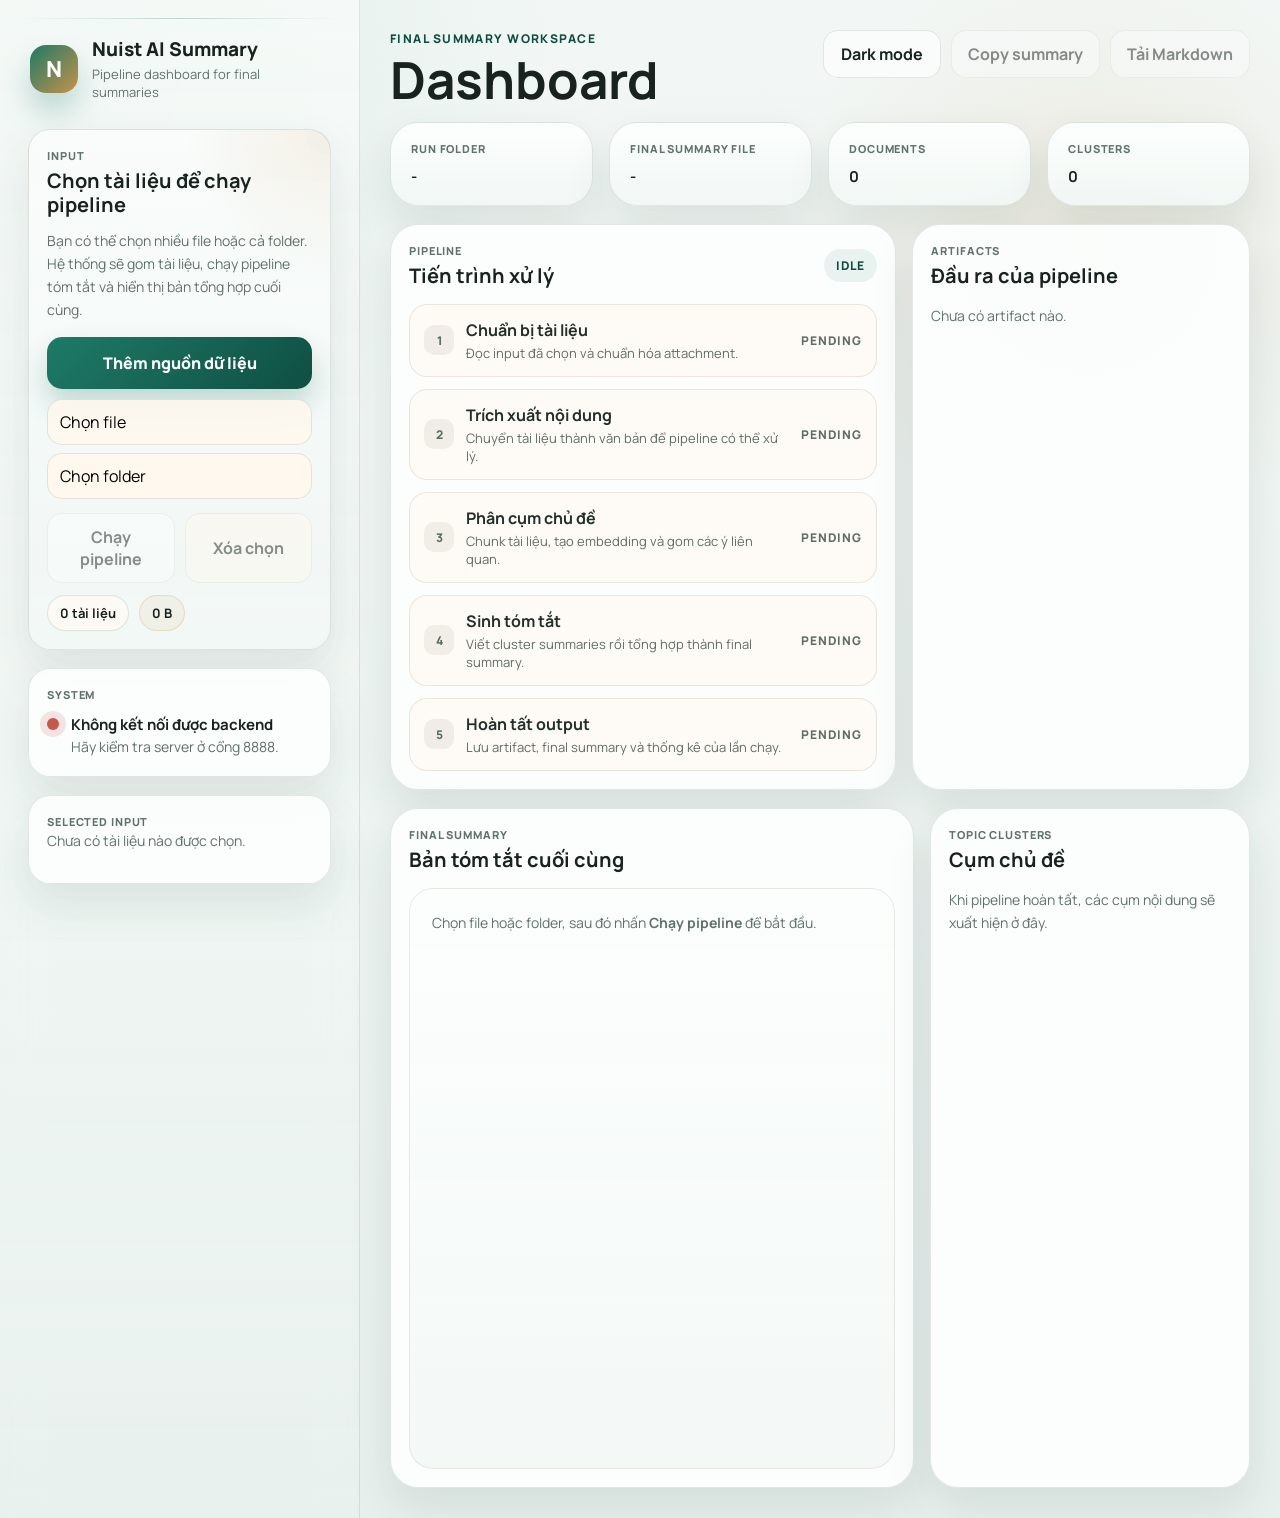
<file: index.html>
<!DOCTYPE html>
<html lang="vi">

<head>
  <meta charset="UTF-8" />
  <meta name="viewport" content="width=device-width, initial-scale=1.0" />
  <title>Nuist AI Summary</title>
  <link rel="preconnect" href="https://fonts.googleapis.com" />
  <link rel="preconnect" href="https://fonts.gstatic.com" crossorigin />
  <link href="https://fonts.googleapis.com/css2?family=Manrope:wght@400;500;600;700;800&display=swap" rel="stylesheet" />
  <link rel="stylesheet" href="style.css" />
</head>

<body>
  <div class="page-shell">
    <aside class="sidebar">
      <div class="brand">
        <div class="brand-mark">N</div>
        <div>
          <div class="brand-title">Nuist AI Summary</div>
          <div class="brand-subtitle">Pipeline dashboard for final summaries</div>
        </div>
      </div>

      <section class="panel panel-accent">
        <div class="panel-label">Input</div>
        <h2 class="panel-title">Chọn tài liệu để chạy pipeline</h2>
        <p class="panel-note">Bạn có thể chọn nhiều file hoặc cả folder. Hệ thống sẽ gom tài liệu, chạy pipeline tóm tắt và hiển thị bản tổng hợp cuối cùng.</p>

        <button class="primary-btn" id="summaryPickerBtn" type="button">Thêm nguồn dữ liệu</button>

        <div class="picker-menu" id="pickerMenu" hidden>
          <button class="picker-option" id="pickFileBtn" type="button">Chọn file</button>
          <button class="picker-option" id="pickFolderBtn" type="button">Chọn folder</button>
        </div>

        <div class="action-row">
          <button class="ghost-btn" id="runBtn" type="button" disabled>Chạy pipeline</button>
          <button class="ghost-btn ghost-btn-muted" id="clearBtn" type="button" disabled>Xóa chọn</button>
        </div>

        <div class="pill-row">
          <span class="pill" id="selectionCountPill">0 tài liệu</span>
          <span class="pill pill-soft" id="selectionSizePill">0 B</span>
        </div>

        <input id="fileInput" type="file" multiple hidden />
        <input id="folderInput" type="file" webkitdirectory directory multiple hidden />
      </section>

      <section class="panel">
        <div class="panel-label">System</div>
        <div class="status-row">
          <span class="status-dot" id="statusDot"></span>
          <div>
            <div class="status-text" id="statusText">Đang kết nối backend...</div>
            <div class="status-meta" id="modelStatus">Đang kiểm tra model...</div>
          </div>
        </div>
      </section>

      <section class="panel">
        <div class="panel-label">Selected Input</div>
        <div class="selection-empty" id="selectionEmpty">Chưa có tài liệu nào được chọn.</div>
        <div class="selection-list" id="selectionList" hidden></div>
      </section>

      <section class="panel" id="gpuSection" hidden>
        <div class="panel-label">GPU</div>
        <div class="gpu-name" id="gpuName">-</div>

        <div class="gpu-row">
          <span>Compute</span>
          <span id="gpuUtil">-%</span>
        </div>
        <div class="gpu-bar-wrap">
          <div class="gpu-bar" id="gpuUtilBar"></div>
        </div>

        <div class="gpu-row">
          <span>VRAM</span>
          <span id="gpuMem">-</span>
        </div>
        <div class="gpu-bar-wrap">
          <div class="gpu-bar gpu-bar-alt" id="gpuMemBar"></div>
        </div>

        <div class="gpu-row temp-row" id="gpuTempRow">
          <span>Temp</span>
          <span id="gpuTemp">- C</span>
        </div>
      </section>
    </aside>

    <main class="workspace">
      <header class="workspace-header">
        <div>
          <div class="eyebrow">Final Summary Workspace</div>
          <h1>Dashboard</h1>
        </div>

        <div class="header-actions">
          <button class="ghost-btn theme-toggle" id="themeToggleBtn" type="button" aria-pressed="false">Dark mode</button>
          <button class="ghost-btn" id="copyBtn" type="button" disabled>Copy summary</button>
          <button class="ghost-btn" id="downloadBtn" type="button" disabled>Tải Markdown</button>
        </div>
      </header>

      <section class="overview-grid">
        <article class="metric-card">
          <div class="metric-label">Run folder</div>
          <div class="metric-value" id="runDirValue">-</div>
        </article>

        <article class="metric-card">
          <div class="metric-label">Final summary file</div>
          <div class="metric-value" id="finalSummaryPath">-</div>
        </article>

        <article class="metric-card">
          <div class="metric-label">Documents</div>
          <div class="metric-value" id="documentsValue">0</div>
        </article>

        <article class="metric-card">
          <div class="metric-label">Clusters</div>
          <div class="metric-value" id="clustersValue">0</div>
        </article>
      </section>

      <section class="workspace-grid">
        <section class="summary-card">
          <div class="card-head">
            <div>
              <div class="panel-label">Pipeline</div>
              <h2 class="card-title">Tiến trình xử lý</h2>
            </div>
            <div class="run-badge" id="runBadge">Idle</div>
          </div>

          <div class="stage-list" id="stageList"></div>
        </section>

        <section class="summary-card">
          <div class="card-head">
            <div>
              <div class="panel-label">Artifacts</div>
              <h2 class="card-title">Đầu ra của pipeline</h2>
            </div>
          </div>

          <div class="artifact-list" id="artifactList">
            <div class="artifact-empty">Chưa có artifact nào.</div>
          </div>
        </section>
      </section>

      <section class="content-grid">
        <section class="summary-card summary-card-main">
          <div class="card-head">
            <div>
              <div class="panel-label">Final Summary</div>
              <h2 class="card-title">Bản tóm tắt cuối cùng</h2>
            </div>
          </div>

          <div class="summary-output" id="summaryOutput">
            <div class="summary-empty">Chọn file hoặc folder, sau đó nhấn <strong>Chạy pipeline</strong> để bắt đầu.</div>
          </div>
        </section>

        <section class="summary-card">
          <div class="card-head">
            <div>
              <div class="panel-label">Topic Clusters</div>
              <h2 class="card-title">Cụm chủ đề</h2>
            </div>
          </div>

          <div class="cluster-list" id="clusterList">
            <div class="cluster-empty">Khi pipeline hoàn tất, các cụm nội dung sẽ xuất hiện ở đây.</div>
          </div>
        </section>
      </section>
    </main>
  </div>

  <script src="app.js"></script>
</body>

</html>
</file>
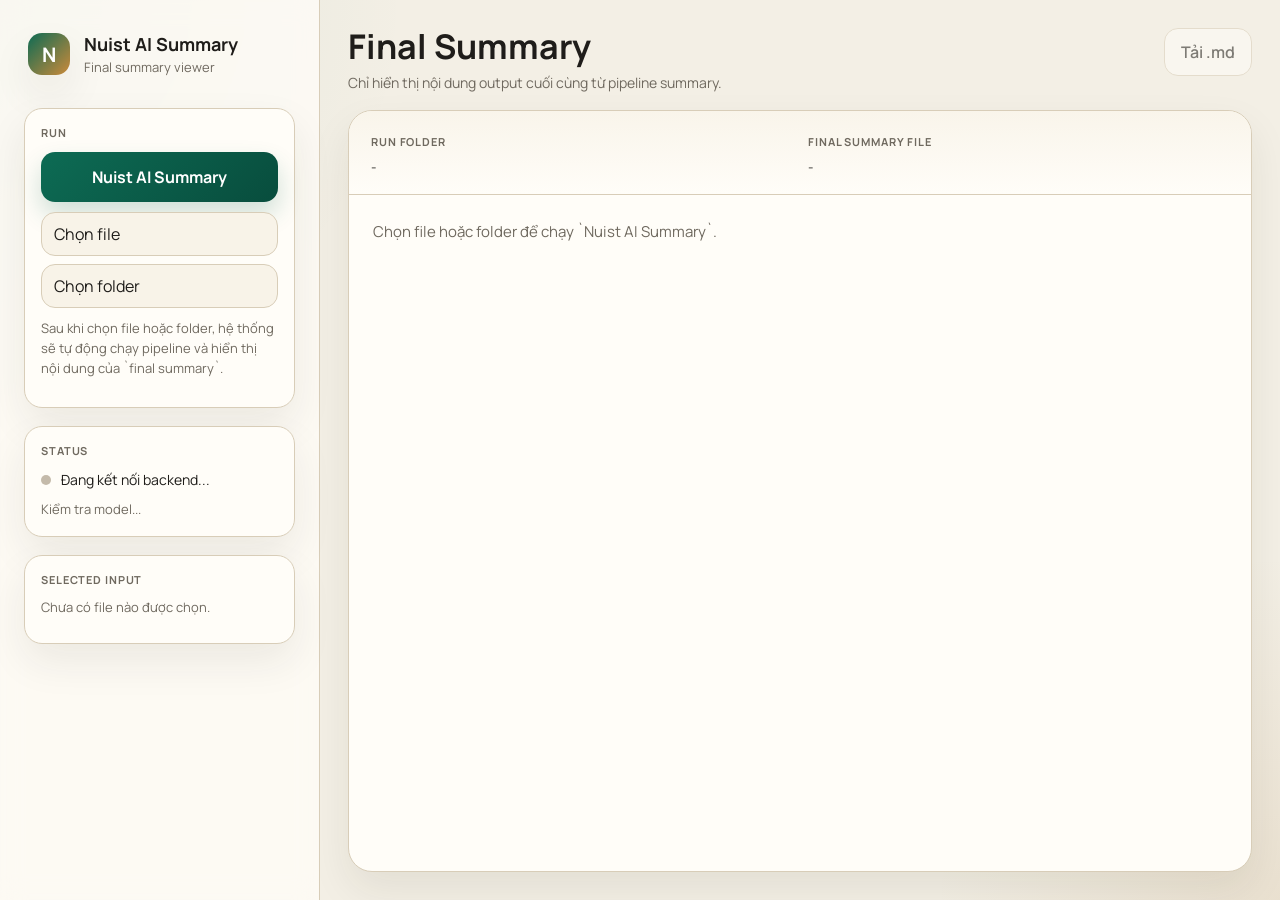
<file: frontend/index.html>
<!DOCTYPE html>
<html lang="vi">

<head>
  <meta charset="UTF-8" />
  <meta name="viewport" content="width=device-width, initial-scale=1.0" />
  <title>Nuist AI Summary</title>
  <link rel="preconnect" href="https://fonts.googleapis.com" />
  <link rel="preconnect" href="https://fonts.gstatic.com" crossorigin />
  <link href="https://fonts.googleapis.com/css2?family=Manrope:wght@400;500;600;700&display=swap" rel="stylesheet" />
  <link rel="stylesheet" href="style.css" />
</head>

<body>
  <div class="page-shell">
    <aside class="sidebar">
      <div class="brand">
        <div class="brand-mark">N</div>
        <div>
          <div class="brand-title">Nuist AI Summary</div>
          <div class="brand-subtitle">Final summary viewer</div>
        </div>
      </div>

      <div class="panel">
        <div class="panel-label">Run</div>
        <button class="primary-btn" id="summaryPickerBtn" type="button">Nuist AI Summary</button>
        <div class="picker-menu" id="pickerMenu" hidden>
          <button class="picker-option" id="pickFileBtn" type="button">Chọn file</button>
          <button class="picker-option" id="pickFolderBtn" type="button">Chọn folder</button>
        </div>
        <p class="panel-note">Sau khi chọn file hoặc folder, hệ thống sẽ tự động chạy pipeline và hiển thị nội dung của `final summary`.</p>
        <input id="fileInput" type="file" multiple hidden />
        <input id="folderInput" type="file" webkitdirectory directory multiple hidden />
      </div>

      <div class="panel">
        <div class="panel-label">Status</div>
        <div class="status-row">
          <span class="status-dot" id="statusDot"></span>
          <span id="statusText">Đang kết nối backend...</span>
        </div>
        <div class="status-meta" id="modelStatus">Kiểm tra model...</div>
      </div>

      <div class="panel" id="selectionPanel">
        <div class="panel-label">Selected Input</div>
        <div class="selection-empty" id="selectionEmpty">Chưa có file nào được chọn.</div>
        <div class="selection-list" id="selectionList" hidden></div>
      </div>

      <div class="panel" id="gpuSection" hidden>
        <div class="panel-label">GPU</div>
        <div class="gpu-name" id="gpuName">-</div>
        <div class="gpu-row">
          <span>Compute</span>
          <span id="gpuUtil">-%</span>
        </div>
        <div class="gpu-bar-wrap">
          <div class="gpu-bar" id="gpuUtilBar"></div>
        </div>
        <div class="gpu-row">
          <span>VRAM</span>
          <span id="gpuMem">-</span>
        </div>
        <div class="gpu-bar-wrap">
          <div class="gpu-bar gpu-bar-alt" id="gpuMemBar"></div>
        </div>
        <div class="gpu-row">
          <span>Temp</span>
          <span id="gpuTemp">- C</span>
        </div>
      </div>
    </aside>

    <main class="workspace">
      <header class="workspace-header">
        <div>
          <h1>Final Summary</h1>
          <p class="workspace-subtitle">Chỉ hiển thị nội dung output cuối cùng từ pipeline summary.</p>
        </div>
        <div class="header-actions">
          <button class="ghost-btn" id="downloadBtn" type="button" disabled>Tải .md</button>
        </div>
      </header>

      <section class="summary-card">
        <div class="summary-meta">
          <div class="meta-item">
            <span class="meta-label">Run folder</span>
            <span class="meta-value" id="runDirValue">-</span>
          </div>
          <div class="meta-item">
            <span class="meta-label">Final summary file</span>
            <span class="meta-value" id="finalSummaryPath">-</span>
          </div>
        </div>

        <div class="summary-output" id="summaryOutput">
          <div class="summary-empty">
            Chọn file hoặc folder để chạy `Nuist AI Summary`.
          </div>
        </div>
      </section>
    </main>
  </div>

  <script src="app.js"></script>
</body>

</html>
</file>
<file: style.css>
*,
*::before,
*::after {
  box-sizing: border-box;
}

:root {
  --bg: #eef3f1;
  --bg-strong: #dfe8e4;
  --paper: rgba(252, 254, 253, 0.94);
  --panel: rgba(245, 249, 247, 0.9);
  --panel-strong: #f9fcfb;
  --ink: #182320;
  --muted: #61716c;
  --line: rgba(86, 112, 103, 0.16);
  --line-strong: rgba(86, 112, 103, 0.28);
  --accent: #1e7a67;
  --accent-strong: #0f4f42;
  --accent-soft: rgba(30, 122, 103, 0.1);
  --gold: #c6924a;
  --danger: #c4584e;
  --warning: #cf9b38;
  --shadow: 0 20px 44px rgba(28, 55, 48, 0.1);
  --radius-xl: 28px;
  --radius-lg: 22px;
  --radius-md: 16px;
  --body-bg:
    radial-gradient(circle at top left, rgba(30, 122, 103, 0.1), transparent 28%),
    radial-gradient(circle at 85% 16%, rgba(198, 146, 74, 0.12), transparent 18%),
    linear-gradient(180deg, #f2f7f5 0%, #e8f0ed 100%);
  --sidebar-bg: linear-gradient(180deg, rgba(247, 251, 249, 0.84), rgba(233, 241, 238, 0.74));
  --panel-accent-bg:
    radial-gradient(circle at top right, rgba(198, 146, 74, 0.12), transparent 24%),
    linear-gradient(180deg, rgba(249, 252, 251, 0.98), rgba(241, 247, 245, 0.96));
  --metric-bg: linear-gradient(180deg, rgba(251, 254, 253, 0.98), rgba(241, 247, 245, 0.94));
  --summary-bg: linear-gradient(180deg, rgba(251, 254, 253, 0.98), rgba(243, 248, 246, 0.96));
  --cluster-bg: linear-gradient(180deg, rgba(248, 252, 250, 0.98), rgba(239, 246, 243, 0.94));
  --elevated-surface: rgba(255, 250, 244, 0.82);
  --elevated-surface-strong: rgba(255, 248, 240, 0.92);
  --elevated-ink: #22302c;
  --elevated-muted: #5f6d68;
  --float-1: 0px;
  --float-2: 0px;
}

:root[data-theme="dark"] {
  --bg: #0b1114;
  --bg-strong: #121b20;
  --paper: rgba(18, 27, 32, 0.96);
  --panel: rgba(22, 33, 39, 0.92);
  --panel-strong: rgba(25, 37, 44, 0.98);
  --ink: #f3fbf8;
  --muted: #a8bab5;
  --line: rgba(143, 175, 167, 0.18);
  --line-strong: rgba(143, 175, 167, 0.32);
  --accent: #6bd1b6;
  --accent-strong: #ecfffa;
  --accent-soft: rgba(107, 209, 182, 0.14);
  --gold: #dfb36c;
  --danger: #ff8d81;
  --warning: #e8b85f;
  --shadow: 0 24px 56px rgba(0, 0, 0, 0.38);
  --body-bg:
    radial-gradient(circle at top left, rgba(107, 209, 182, 0.12), transparent 26%),
    radial-gradient(circle at 84% 14%, rgba(223, 179, 108, 0.08), transparent 18%),
    linear-gradient(180deg, #0a1013 0%, #0f171b 100%);
  --sidebar-bg: linear-gradient(180deg, rgba(12, 19, 23, 0.94), rgba(15, 24, 29, 0.88));
  --panel-accent-bg:
    radial-gradient(circle at top right, rgba(223, 179, 108, 0.1), transparent 20%),
    linear-gradient(180deg, rgba(18, 27, 32, 0.99), rgba(22, 33, 39, 0.96));
  --metric-bg: linear-gradient(180deg, rgba(18, 27, 32, 0.99), rgba(22, 33, 39, 0.96));
  --summary-bg: linear-gradient(180deg, rgba(16, 24, 29, 0.99), rgba(21, 32, 38, 0.97));
  --cluster-bg: linear-gradient(180deg, rgba(21, 32, 38, 0.99), rgba(25, 37, 44, 0.96));
  --elevated-surface: rgba(229, 236, 233, 0.9);
  --elevated-surface-strong: rgba(239, 245, 243, 0.96);
  --elevated-ink: #13211e;
  --elevated-muted: #52625d;
}

html,
body {
  margin: 0;
  min-height: 100%;
}

body {
  font-family: "Manrope", sans-serif;
  color: var(--ink);
  background: var(--body-bg);
  transition: background 0.35s ease, color 0.35s ease;
}

button,
input,
textarea {
  font: inherit;
}

.page-shell {
  min-height: 100vh;
  display: grid;
  grid-template-columns: 360px minmax(0, 1fr);
}

.sidebar {
  position: relative;
  padding: 28px;
  display: flex;
  flex-direction: column;
  gap: 18px;
  background: var(--sidebar-bg);
  border-right: 1px solid var(--line);
  backdrop-filter: blur(20px);
  animation: slide-in-left 0.7s ease both;
}

.sidebar::after {
  content: "";
  position: absolute;
  inset: 18px 18px auto;
  height: 1px;
  background: linear-gradient(90deg, transparent, rgba(15, 109, 91, 0.24), transparent);
}

.brand {
  display: flex;
  align-items: center;
  gap: 14px;
  padding: 8px 2px 10px;
}

.brand-mark {
  width: 48px;
  height: 48px;
  border-radius: 16px;
  display: grid;
  place-items: center;
  color: #fff;
  font-size: 22px;
  font-weight: 800;
  background: linear-gradient(135deg, var(--accent), var(--gold));
  box-shadow: 0 18px 30px rgba(15, 109, 91, 0.25);
}

.brand-title {
  font-size: 19px;
  font-weight: 800;
}

.brand-subtitle {
  margin-top: 3px;
  font-size: 13px;
  color: var(--muted);
}

.panel {
  background: var(--paper);
  border: 1px solid var(--line);
  border-radius: var(--radius-lg);
  padding: 18px;
  box-shadow: var(--shadow);
  transition: transform 0.25s ease, background 0.35s ease, border-color 0.35s ease, box-shadow 0.35s ease;
  animation: rise-in 0.6s ease both;
}

.panel-accent {
  background: var(--panel-accent-bg);
}

.panel:hover,
.metric-card:hover,
.summary-card:hover {
  transform: translateY(-3px);
}

.panel-label,
.metric-label {
  font-size: 11px;
  font-weight: 800;
  letter-spacing: 0.08em;
  text-transform: uppercase;
  color: var(--muted);
}

.panel-title,
.card-title {
  margin: 6px 0 0;
  font-size: 20px;
  line-height: 1.2;
}

.panel-note,
.status-meta,
.selection-empty,
.artifact-empty,
.cluster-empty,
.summary-empty {
  color: var(--muted);
  font-size: 14px;
  line-height: 1.65;
}

.panel-note {
  margin: 12px 0 0;
}

.primary-btn,
.ghost-btn,
.picker-option {
  border: none;
  border-radius: 15px;
  cursor: pointer;
  transition: transform 0.18s ease, border-color 0.18s ease, background 0.18s ease, color 0.18s ease;
}

.primary-btn {
  width: 100%;
  margin-top: 16px;
  padding: 15px 16px;
  color: #fff;
  font-weight: 800;
  background: linear-gradient(135deg, var(--accent), var(--accent-strong));
  box-shadow: 0 16px 28px rgba(15, 109, 91, 0.24);
}

.primary-btn:hover {
  transform: translateY(-1px);
}

.ghost-btn {
  padding: 12px 16px;
  color: var(--ink);
  font-weight: 700;
  background: var(--panel-strong);
  border: 1px solid var(--line);
}

.theme-toggle {
  min-width: 118px;
}

:root[data-theme="dark"] .primary-btn {
  color: #173028;
  text-shadow: none;
}

:root[data-theme="dark"] .picker-option {
  color: #1f2e2a;
  background: rgba(240, 235, 226, 0.92);
  border-color: rgba(223, 179, 108, 0.16);
}

:root[data-theme="dark"] .picker-option:hover:not(:disabled) {
  color: #142823;
  background: rgba(222, 241, 235, 0.96);
}

:root[data-theme="dark"] .pill {
  color: #20312d;
  background: rgba(243, 245, 242, 0.92);
}

:root[data-theme="dark"] .pill-soft {
  color: #2d2a22;
  background: rgba(239, 230, 210, 0.92);
}

.ghost-btn:hover:not(:disabled),
.picker-option:hover:not(:disabled) {
  border-color: rgba(15, 109, 91, 0.4);
  background: var(--accent-soft);
  color: var(--accent-strong);
}

.ghost-btn-muted {
  background: rgba(255, 247, 235, 0.8);
}

.primary-btn:disabled,
.ghost-btn:disabled,
.picker-option:disabled {
  opacity: 0.5;
  cursor: not-allowed;
  transform: none;
}

.picker-menu {
  margin-top: 10px;
  display: grid;
  gap: 8px;
}

.picker-option {
  width: 100%;
  padding: 11px 12px;
  text-align: left;
  background: rgba(255, 248, 238, 0.86);
  border: 1px solid var(--line);
}

.action-row,
.pill-row,
.header-actions {
  display: flex;
  gap: 10px;
  flex-wrap: wrap;
}

.action-row {
  margin-top: 14px;
}

.action-row .ghost-btn {
  flex: 1;
}

.pill-row {
  margin-top: 12px;
}

.pill {
  display: inline-flex;
  align-items: center;
  min-height: 34px;
  padding: 8px 12px;
  border-radius: 999px;
  border: 1px solid rgba(15, 109, 91, 0.14);
  background: rgba(255, 250, 244, 0.86);
  font-size: 13px;
  font-weight: 700;
}

.pill-soft {
  border-color: rgba(203, 140, 55, 0.2);
  background: rgba(203, 140, 55, 0.08);
}

.status-row {
  margin-top: 12px;
  display: flex;
  align-items: flex-start;
  gap: 12px;
}

.status-dot {
  width: 12px;
  height: 12px;
  margin-top: 4px;
  border-radius: 50%;
  background: #c2baaf;
  flex-shrink: 0;
}

.status-dot.online {
  background: #22a276;
  box-shadow: 0 0 0 7px rgba(34, 162, 118, 0.15);
  animation: pulse-ring 2.2s ease-in-out infinite;
}

.status-dot.loading {
  background: var(--warning);
  box-shadow: 0 0 0 7px rgba(208, 140, 32, 0.14);
  animation: pulse-ring 1.5s ease-in-out infinite;
}

.status-dot.error {
  background: var(--danger);
  box-shadow: 0 0 0 7px rgba(187, 83, 71, 0.14);
}

.status-text {
  font-size: 15px;
  font-weight: 700;
}

.selection-list,
.cluster-list,
.artifact-list,
.stage-list {
  display: grid;
  gap: 12px;
}

.selection-list {
  margin-top: 12px;
  max-height: 320px;
  overflow: auto;
}

.selection-item,
.cluster-card,
.artifact-item,
.stage-item {
  border-radius: 18px;
  border: 1px solid var(--line);
  background: rgba(255, 248, 238, 0.72);
}

.selection-item {
  padding: 12px;
}

.selection-top {
  display: flex;
  align-items: flex-start;
  justify-content: space-between;
  gap: 10px;
}

.selection-path {
  font-size: 13px;
  font-weight: 700;
  word-break: break-word;
}

.selection-subtitle {
  margin-top: 4px;
  font-size: 12px;
  color: var(--muted);
}

.selection-tag {
  flex-shrink: 0;
  border-radius: 999px;
  padding: 6px 9px;
  background: rgba(15, 109, 91, 0.08);
  color: var(--accent-strong);
  font-size: 11px;
  font-weight: 800;
  letter-spacing: 0.06em;
  text-transform: uppercase;
}

.gpu-name {
  margin-top: 12px;
  margin-bottom: 12px;
  font-size: 16px;
  font-weight: 800;
}

.gpu-row {
  margin-top: 10px;
  display: flex;
  justify-content: space-between;
  gap: 12px;
  font-size: 13px;
  color: var(--muted);
}

.gpu-row.hot {
  color: var(--warning);
}

.gpu-row.danger {
  color: var(--danger);
}

.gpu-bar-wrap {
  margin-top: 7px;
  overflow: hidden;
  height: 8px;
  border-radius: 999px;
  background: rgba(203, 140, 55, 0.12);
}

.gpu-bar {
  height: 100%;
  width: 0;
  border-radius: 999px;
  background: linear-gradient(90deg, var(--accent), var(--gold));
}

.gpu-bar-alt {
  background: linear-gradient(90deg, #3c6fa7, #5ba5e7);
}

.workspace {
  padding: 30px;
  display: flex;
  flex-direction: column;
  gap: 18px;
  min-width: 0;
  animation: fade-in 0.6s ease both;
}

.workspace-header {
  display: flex;
  align-items: flex-start;
  justify-content: space-between;
  gap: 18px;
}

.eyebrow {
  color: var(--accent-strong);
  font-size: 12px;
  font-weight: 800;
  letter-spacing: 0.12em;
  text-transform: uppercase;
}

.workspace-header h1 {
  margin: 8px 0 0;
  max-width: 14ch;
  font-size: clamp(2rem, 4vw, 3.6rem);
  line-height: 0.95;
}

.workspace-subtitle {
  margin: 12px 0 0;
  max-width: 62ch;
  color: var(--muted);
  font-size: 15px;
  line-height: 1.7;
}

.overview-grid,
.workspace-grid,
.content-grid {
  display: grid;
  gap: 16px;
}

.overview-grid {
  grid-template-columns: repeat(4, minmax(0, 1fr));
}

.workspace-grid {
  grid-template-columns: 1.2fr 0.8fr;
}

.content-grid {
  grid-template-columns: minmax(0, 1.5fr) minmax(320px, 0.9fr);
  min-height: 0;
}

.metric-card,
.summary-card {
  background: var(--paper);
  border: 1px solid var(--line);
  border-radius: var(--radius-xl);
  box-shadow: var(--shadow);
}

.metric-card {
  padding: 18px 20px;
  background: var(--metric-bg);
  animation: rise-in 0.7s ease both;
}

.metric-value {
  margin-top: 10px;
  font-size: 15px;
  font-weight: 700;
  word-break: break-word;
}

.summary-card {
  padding: 18px;
  overflow: hidden;
  animation: rise-in 0.8s ease both;
}

.summary-card-main {
  display: flex;
  flex-direction: column;
  min-height: 680px;
}

.card-head {
  display: flex;
  align-items: flex-start;
  justify-content: space-between;
  gap: 14px;
}

.run-badge {
  align-self: center;
  padding: 8px 12px;
  border-radius: 999px;
  background: rgba(15, 109, 91, 0.08);
  color: var(--accent-strong);
  font-size: 12px;
  font-weight: 800;
  text-transform: uppercase;
  letter-spacing: 0.08em;
}

.run-badge.loading {
  background: rgba(208, 140, 32, 0.1);
  color: #7f5107;
  animation: badge-breathe 1.2s ease-in-out infinite;
}

.run-badge.error {
  background: rgba(187, 83, 71, 0.12);
  color: #8d2f24;
}

.stage-list,
.artifact-list,
.cluster-list {
  margin-top: 16px;
}

.stage-item {
  padding: 14px;
  display: grid;
  grid-template-columns: auto 1fr auto;
  gap: 12px;
  align-items: center;
  background: var(--elevated-surface);
  border-color: rgba(127, 102, 63, 0.14);
}

.stage-index {
  width: 30px;
  height: 30px;
  border-radius: 10px;
  display: grid;
  place-items: center;
  font-size: 12px;
  font-weight: 800;
  background: rgba(32, 27, 22, 0.08);
  color: var(--elevated-muted);
}

.stage-item.pending .stage-index {
  background: rgba(32, 27, 22, 0.06);
}

.stage-item.active .stage-index {
  background: rgba(208, 140, 32, 0.12);
  color: #8a5a11;
}

.stage-item.done .stage-index {
  background: rgba(15, 109, 91, 0.12);
  color: var(--accent-strong);
}

.stage-item.error .stage-index {
  background: rgba(187, 83, 71, 0.14);
  color: #8d2f24;
}

.stage-title {
  color: var(--elevated-ink);
  font-weight: 700;
}

.stage-note {
  margin-top: 3px;
  color: var(--elevated-muted);
  font-size: 13px;
}

.stage-state {
  font-size: 12px;
  font-weight: 800;
  text-transform: uppercase;
  letter-spacing: 0.08em;
  color: var(--elevated-muted);
}

.artifact-item,
.cluster-card {
  padding: 14px;
}

.artifact-label {
  color: var(--muted);
  font-size: 12px;
  text-transform: uppercase;
  letter-spacing: 0.08em;
  font-weight: 800;
}

.artifact-path {
  margin-top: 6px;
  font-size: 13px;
  font-weight: 700;
  word-break: break-word;
  color: var(--ink);
}

.summary-output {
  margin-top: 16px;
  flex: 1;
  min-height: 0;
  padding: 22px;
  overflow: auto;
  border-radius: 24px;
  border: 1px solid rgba(127, 102, 63, 0.12);
  background: var(--summary-bg);
  transition: background 0.35s ease, border-color 0.35s ease;
}

.summary-state {
  color: var(--ink);
  font-size: 15px;
  line-height: 1.7;
}

.summary-error {
  color: var(--danger);
}

.summary-markdown {
  color: var(--ink);
  font-size: 16px;
  line-height: 1.8;
  animation: fade-up 0.45s ease both;
}

.summary-markdown > :first-child {
  margin-top: 0;
}

.summary-markdown > :last-child {
  margin-bottom: 0;
}

.summary-markdown h1,
.summary-markdown h2,
.summary-markdown h3 {
  line-height: 1.15;
  margin: 1.4em 0 0.6em;
}

.summary-markdown h1 {
  font-size: 1.9rem;
}

.summary-markdown h2 {
  font-size: 1.45rem;
}

.summary-markdown h3 {
  font-size: 1.15rem;
}

.summary-markdown p,
.summary-markdown ul,
.summary-markdown ol,
.summary-markdown pre,
.summary-markdown blockquote {
  margin: 0.8em 0;
}

.summary-markdown ul,
.summary-markdown ol {
  padding-left: 1.3em;
}

.summary-markdown li + li {
  margin-top: 0.35em;
}

.summary-markdown code {
  padding: 0.15em 0.4em;
  border-radius: 8px;
  background: rgba(15, 109, 91, 0.08);
  font-family: "Consolas", "Courier New", monospace;
  font-size: 0.92em;
}

.summary-markdown pre {
  overflow: auto;
  padding: 14px;
  border-radius: 16px;
  background: #1c1a17;
  color: #f8f1e7;
}

:root[data-theme="dark"] .summary-markdown pre {
  background: #081015;
  color: #def5ee;
}

.summary-markdown pre code {
  padding: 0;
  background: transparent;
  color: inherit;
}

.summary-markdown blockquote {
  padding: 4px 0 4px 14px;
  border-left: 3px solid rgba(15, 109, 91, 0.28);
  color: #4d463f;
}

.cluster-card {
  background: var(--cluster-bg);
  animation: fade-up 0.5s ease both;
}

.cluster-top {
  display: flex;
  justify-content: space-between;
  gap: 12px;
  align-items: flex-start;
}

.cluster-title {
  font-size: 15px;
  font-weight: 800;
}

.cluster-size {
  flex-shrink: 0;
  border-radius: 999px;
  padding: 6px 10px;
  background: rgba(15, 109, 91, 0.08);
  color: var(--accent-strong);
  font-size: 12px;
  font-weight: 800;
}

.cluster-summary {
  margin-top: 10px;
  color: var(--ink);
  font-size: 14px;
  line-height: 1.7;
}

.cluster-evidence {
  margin-top: 12px;
  display: grid;
  gap: 8px;
}

.cluster-evidence-item {
  padding: 10px 12px;
  border-radius: 14px;
  background: rgba(255, 255, 255, 0.58);
  border: 1px solid rgba(127, 102, 63, 0.1);
  color: var(--ink);
  font-size: 13px;
  line-height: 1.6;
}

.stage-item.active {
  border-color: rgba(208, 140, 32, 0.45);
  box-shadow: inset 0 0 0 1px rgba(208, 140, 32, 0.14);
  background: var(--elevated-surface-strong);
}

.stage-item.done {
  border-color: rgba(15, 109, 91, 0.25);
}

.stage-item.error {
  border-color: rgba(187, 83, 71, 0.28);
}

.stage-item.active .stage-title {
  animation: shimmer-text 1.4s ease-in-out infinite;
}

:root[data-theme="dark"] .selection-item,
:root[data-theme="dark"] .artifact-item {
  background: rgba(26, 38, 44, 0.88);
}

:root[data-theme="dark"] .selection-path,
:root[data-theme="dark"] .metric-value,
:root[data-theme="dark"] .card-title,
:root[data-theme="dark"] .panel-title,
:root[data-theme="dark"] .gpu-name,
:root[data-theme="dark"] .cluster-title,
:root[data-theme="dark"] .status-text {
  color: #f3fbf8;
}

:root[data-theme="dark"] .selection-subtitle,
:root[data-theme="dark"] .artifact-empty,
:root[data-theme="dark"] .cluster-empty,
:root[data-theme="dark"] .selection-empty,
:root[data-theme="dark"] .panel-note,
:root[data-theme="dark"] .status-meta,
:root[data-theme="dark"] .workspace-subtitle {
  color: #b2c2be;
}

:root[data-theme="dark"] .cluster-evidence-item {
  background: rgba(242, 248, 246, 0.08);
  border-color: rgba(143, 175, 167, 0.12);
}

:root[data-theme="dark"] .summary-output {
  border-color: rgba(143, 175, 167, 0.16);
}

.selection-item,
.artifact-item,
.stage-item,
.cluster-card,
.metric-card,
.summary-card,
.panel {
  transition: transform 0.25s ease, background 0.35s ease, border-color 0.35s ease, box-shadow 0.35s ease;
}

@keyframes fade-in {
  from {
    opacity: 0;
  }
  to {
    opacity: 1;
  }
}

@keyframes fade-up {
  from {
    opacity: 0;
    transform: translateY(10px);
  }
  to {
    opacity: 1;
    transform: translateY(0);
  }
}

@keyframes rise-in {
  from {
    opacity: 0;
    transform: translateY(18px);
  }
  to {
    opacity: 1;
    transform: translateY(0);
  }
}

@keyframes slide-in-left {
  from {
    opacity: 0;
    transform: translateX(-18px);
  }
  to {
    opacity: 1;
    transform: translateX(0);
  }
}

@keyframes pulse-ring {
  0%, 100% {
    transform: scale(1);
  }
  50% {
    transform: scale(1.08);
  }
}

@keyframes badge-breathe {
  0%, 100% {
    transform: translateY(0);
  }
  50% {
    transform: translateY(-1px);
  }
}

@keyframes shimmer-text {
  0%, 100% {
    opacity: 1;
  }
  50% {
    opacity: 0.68;
  }
}

@media (prefers-reduced-motion: reduce) {
  *,
  *::before,
  *::after {
    animation: none !important;
    transition: none !important;
    scroll-behavior: auto !important;
  }
}

@media (max-width: 1220px) {
  .page-shell {
    grid-template-columns: 320px minmax(0, 1fr);
  }

  .overview-grid {
    grid-template-columns: repeat(2, minmax(0, 1fr));
  }

  .workspace-grid,
  .content-grid {
    grid-template-columns: 1fr;
  }

  .summary-card-main {
    min-height: 560px;
  }
}

@media (max-width: 920px) {
  .page-shell {
    grid-template-columns: 1fr;
  }

  .sidebar {
    border-right: none;
    border-bottom: 1px solid var(--line);
  }
}

@media (max-width: 640px) {
  .sidebar,
  .workspace {
    padding: 18px;
  }

  .overview-grid {
    grid-template-columns: 1fr;
  }

  .workspace-header {
    flex-direction: column;
  }

  .header-actions,
  .action-row {
    width: 100%;
  }

  .header-actions .ghost-btn,
  .action-row .ghost-btn {
    flex: 1;
  }

  .summary-output {
    padding: 18px;
  }
}
</file>
<file: frontend/style.css>
*,
*::before,
*::after {
  box-sizing: border-box;
}

:root {
  --bg: #f3efe5;
  --paper: #fffdf8;
  --panel: #f8f3e8;
  --ink: #1f1d1a;
  --muted: #6f695f;
  --line: #d8cdb8;
  --accent: #0d6b54;
  --accent-strong: #084d3d;
  --accent-soft: rgba(13, 107, 84, 0.12);
  --danger: #b64747;
  --shadow: 0 18px 40px rgba(42, 33, 11, 0.08);
}

html,
body {
  margin: 0;
  min-height: 100%;
}

body {
  font-family: 'Manrope', sans-serif;
  background:
    radial-gradient(circle at top left, rgba(13, 107, 84, 0.08), transparent 26%),
    radial-gradient(circle at bottom right, rgba(164, 117, 53, 0.12), transparent 22%),
    var(--bg);
  color: var(--ink);
}

.page-shell {
  min-height: 100vh;
  display: grid;
  grid-template-columns: 320px minmax(0, 1fr);
}

.sidebar {
  border-right: 1px solid var(--line);
  background: rgba(255, 253, 248, 0.78);
  backdrop-filter: blur(12px);
  padding: 24px;
  display: flex;
  flex-direction: column;
  gap: 18px;
}

.brand {
  display: flex;
  align-items: center;
  gap: 14px;
  padding: 8px 4px 14px;
}

.brand-mark {
  width: 42px;
  height: 42px;
  border-radius: 14px;
  background: linear-gradient(135deg, var(--accent), #cb8a3a);
  color: white;
  display: grid;
  place-items: center;
  font-weight: 700;
  font-size: 20px;
  box-shadow: var(--shadow);
}

.brand-title {
  font-size: 18px;
  font-weight: 700;
}

.brand-subtitle {
  color: var(--muted);
  font-size: 13px;
  margin-top: 2px;
}

.panel {
  background: var(--paper);
  border: 1px solid var(--line);
  border-radius: 18px;
  padding: 16px;
  box-shadow: var(--shadow);
}

.panel-label,
.meta-label {
  font-size: 11px;
  font-weight: 700;
  letter-spacing: 0.08em;
  text-transform: uppercase;
  color: var(--muted);
}

.primary-btn,
.ghost-btn,
.picker-option {
  font: inherit;
  border-radius: 14px;
  cursor: pointer;
  transition: 0.18s ease;
}

.primary-btn {
  width: 100%;
  margin-top: 12px;
  padding: 14px 16px;
  border: none;
  background: linear-gradient(135deg, var(--accent), var(--accent-strong));
  color: white;
  font-weight: 700;
  box-shadow: 0 12px 24px rgba(13, 107, 84, 0.2);
}

.primary-btn:hover {
  transform: translateY(-1px);
}

.primary-btn:disabled {
  opacity: 0.55;
  cursor: not-allowed;
  transform: none;
}

.picker-menu {
  margin-top: 10px;
  display: grid;
  gap: 8px;
}

.picker-option {
  width: 100%;
  padding: 10px 12px;
  border: 1px solid var(--line);
  background: var(--panel);
  color: var(--ink);
  text-align: left;
}

.picker-option:hover {
  border-color: var(--accent);
  background: var(--accent-soft);
}

.picker-option:disabled,
.ghost-btn:disabled {
  opacity: 0.55;
  cursor: not-allowed;
}

.panel-note,
.status-meta,
.selection-empty {
  margin-top: 10px;
  color: var(--muted);
  font-size: 13px;
  line-height: 1.55;
}

.status-row {
  margin-top: 12px;
  display: flex;
  align-items: center;
  gap: 10px;
  font-size: 14px;
}

.status-dot {
  width: 10px;
  height: 10px;
  border-radius: 50%;
  background: #c4baaa;
  flex-shrink: 0;
}

.status-dot.online {
  background: #1f9d72;
  box-shadow: 0 0 0 6px rgba(31, 157, 114, 0.15);
}

.status-dot.loading {
  background: #d59a2d;
  box-shadow: 0 0 0 6px rgba(213, 154, 45, 0.15);
}

.status-dot.error {
  background: var(--danger);
  box-shadow: 0 0 0 6px rgba(182, 71, 71, 0.15);
}

.selection-list {
  margin-top: 10px;
  display: grid;
  gap: 10px;
  max-height: 300px;
  overflow: auto;
}

.selection-item {
  padding: 10px 12px;
  border-radius: 12px;
  background: var(--panel);
  border: 1px solid rgba(216, 205, 184, 0.8);
}

.selection-path {
  font-size: 13px;
  font-weight: 600;
  word-break: break-word;
}

.selection-subtitle {
  margin-top: 4px;
  color: var(--muted);
  font-size: 12px;
}

.gpu-name {
  margin-top: 10px;
  margin-bottom: 12px;
  font-weight: 700;
}

.gpu-row {
  display: flex;
  justify-content: space-between;
  gap: 12px;
  font-size: 13px;
  color: var(--muted);
  margin-top: 8px;
}

.gpu-bar-wrap {
  margin-top: 8px;
  height: 7px;
  border-radius: 999px;
  overflow: hidden;
  background: #e7dcc8;
}

.gpu-bar {
  height: 100%;
  width: 0;
  background: linear-gradient(90deg, var(--accent), #cb8a3a);
}

.gpu-bar-alt {
  background: linear-gradient(90deg, #3c6fa7, #59a4e8);
}

.workspace {
  padding: 28px;
  display: flex;
  flex-direction: column;
  gap: 18px;
  min-width: 0;
}

.workspace-header {
  display: flex;
  align-items: flex-start;
  justify-content: space-between;
  gap: 16px;
}

.workspace-header h1 {
  margin: 0;
  font-size: 34px;
  line-height: 1.1;
}

.workspace-subtitle {
  margin: 8px 0 0;
  color: var(--muted);
  font-size: 14px;
}

.ghost-btn {
  padding: 12px 16px;
  border: 1px solid var(--line);
  background: var(--paper);
  color: var(--ink);
  font-weight: 600;
}

.ghost-btn:hover:not(:disabled) {
  border-color: var(--accent);
  color: var(--accent);
}

.summary-card {
  flex: 1;
  min-height: 0;
  background: var(--paper);
  border: 1px solid var(--line);
  border-radius: 24px;
  box-shadow: var(--shadow);
  overflow: hidden;
  display: flex;
  flex-direction: column;
}

.summary-meta {
  display: grid;
  grid-template-columns: repeat(2, minmax(0, 1fr));
  gap: 16px;
  padding: 18px 22px;
  border-bottom: 1px solid var(--line);
  background: linear-gradient(180deg, rgba(248, 243, 232, 0.85), rgba(255, 253, 248, 0.9));
}

.meta-item {
  min-width: 0;
}

.meta-value {
  display: block;
  margin-top: 7px;
  font-size: 13px;
  color: var(--ink);
  word-break: break-word;
}

.summary-output {
  flex: 1;
  min-height: 0;
  overflow: auto;
  padding: 24px;
}

.summary-empty,
.summary-state {
  color: var(--muted);
  font-size: 15px;
  line-height: 1.7;
}

.summary-error {
  color: var(--danger);
}

.summary-markdown {
  margin: 0;
  white-space: pre-wrap;
  word-break: break-word;
  font-family: inherit;
  font-size: 16px;
  line-height: 1.8;
  color: var(--ink);
}

@media (max-width: 980px) {
  .page-shell {
    grid-template-columns: 1fr;
  }

  .sidebar {
    border-right: none;
    border-bottom: 1px solid var(--line);
  }

  .summary-meta {
    grid-template-columns: 1fr;
  }
}

@media (max-width: 640px) {
  .workspace,
  .sidebar {
    padding: 18px;
  }

  .workspace-header {
    flex-direction: column;
    align-items: stretch;
  }

  .workspace-header h1 {
    font-size: 28px;
  }
}
</file>
